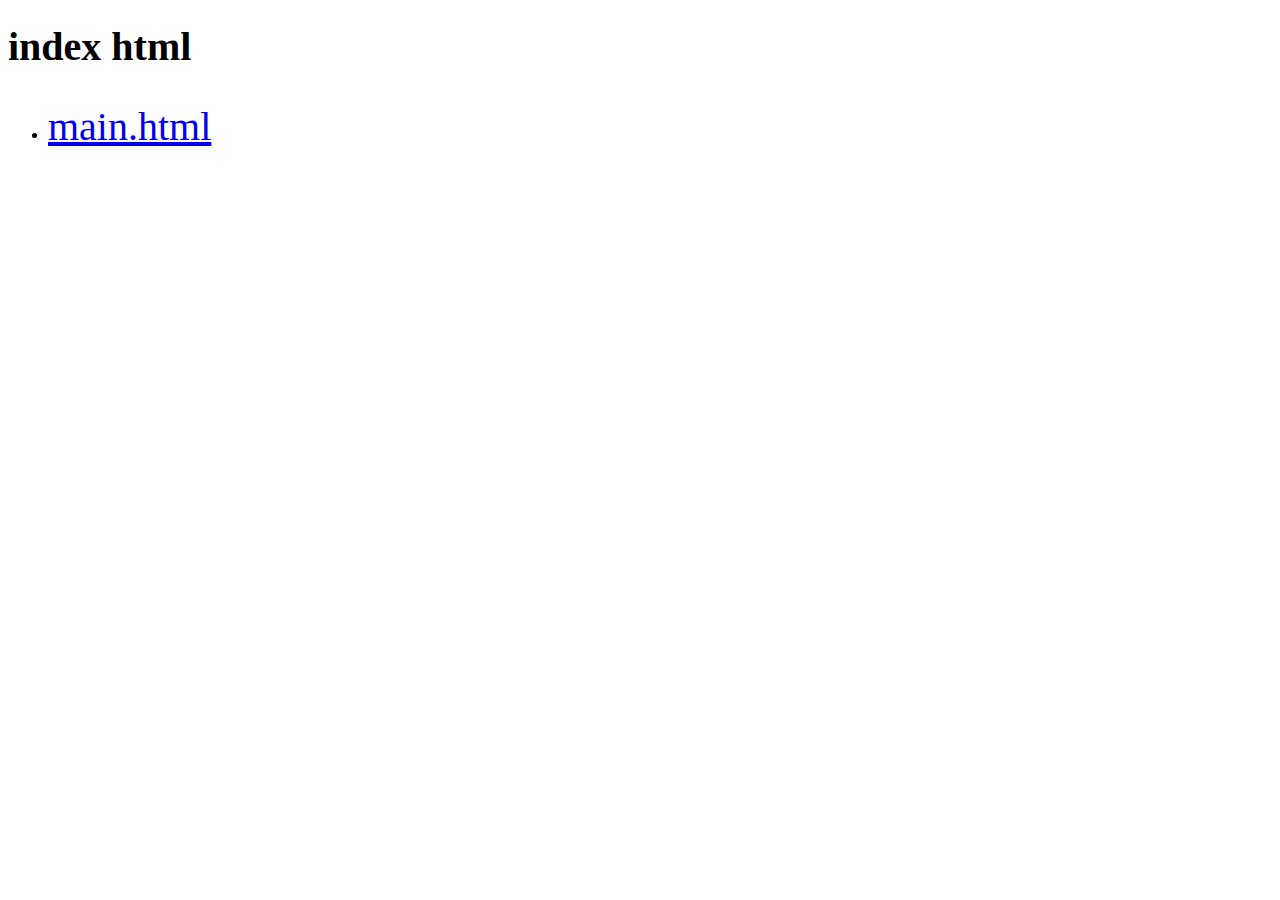
<file: index.html>
<!DOCTYPE html>
<html lang="en">
<head>
    <meta charset="UTF-8">
    <meta http-equiv="X-UA-Compatible" content="IE=edge">
    <meta name="viewport" content="width=device-width, initial-scale=1.0">
    <title>Document</title>
    <style>
        h1, p, a { line-height: 40px; font-size: 40px;}
    </style>
</head>
<body>
    <h1>
        index html
    </h1>

    <ul>
        <li>
            <p>
                <a href="./html/main.html"> main.html </a>
            </p>
        </li>
    </ul>
    
</body>
</html>
</file>
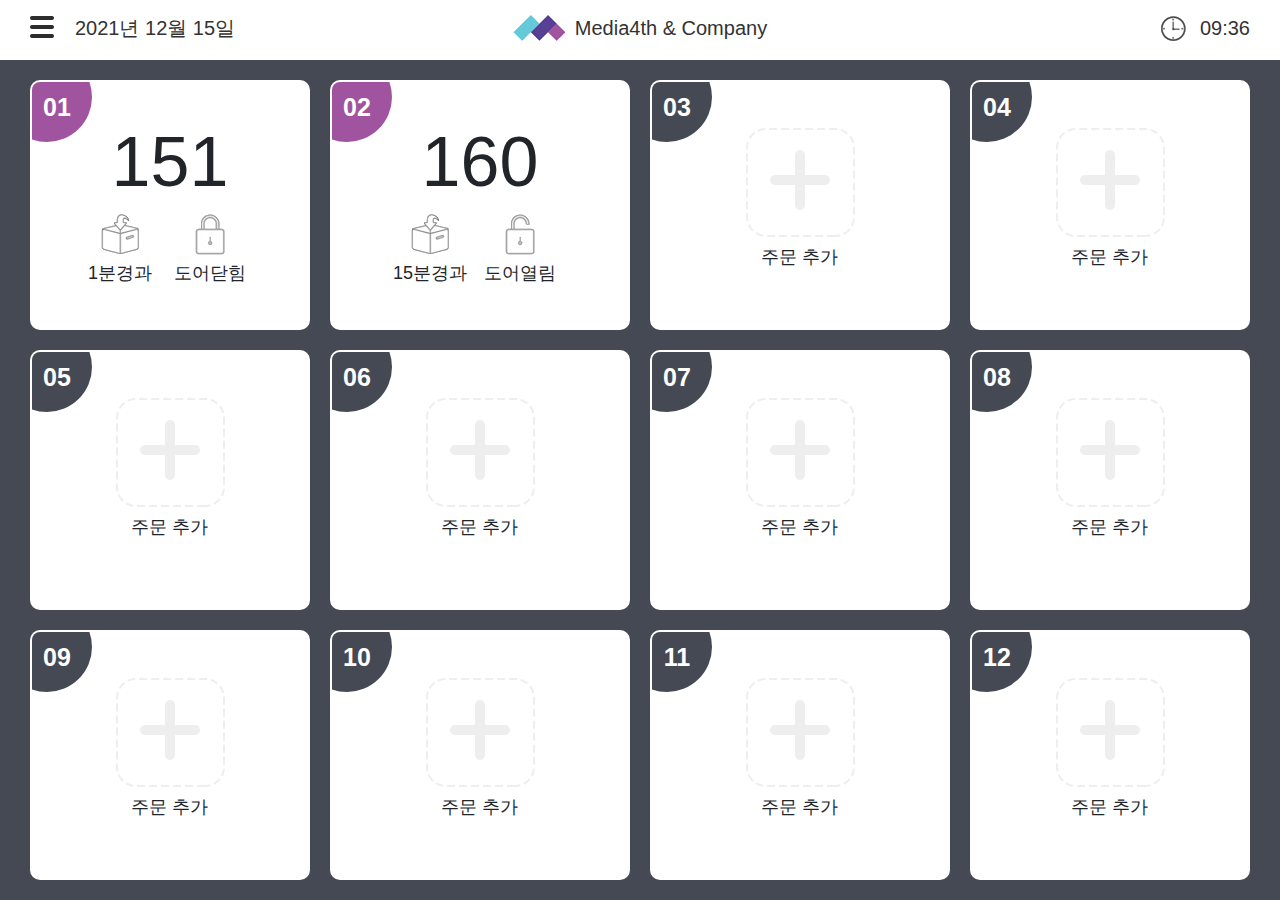
<file: html/main.html>
<!DOCTYPE html>
<html lang="en">

<head>
    <meta charset="UTF-8">
    <meta http-equiv="X-UA-Compatible" content="IE=edge">
    <meta name="viewport" content="width=device-width, initial-scale=1.0">
    <title>Pickupbox</title>

    <link rel="stylesheet" href="../css/bootstrap.min.css">
    <link rel="stylesheet" href="../css/main.css" >


    <style>
    </style>

</head>

<body>


    <div class="wrapper">

        <header class="dropdown header__top">
            <div class=" header__top_left">
                <a class="btn menu dropdown-toggle" href="#" role="button" id="dropdownMenuLink" data-toggle="dropdown" aria-haspopup="true" aria-expanded="false">메뉴</a>
                <p class="date">2021년 12월 15일</p>
                <div class="dropdown-menu" aria-labelledby="dropdownMenuLink">
                    <a class="dropdown-item box-mapping-history-list" href="#">박스 매핑 이력 확인</a>
                    <a class="dropdown-item system config" href="#">시스템 설정</a>
                </div>
            </div>
            <div class="header__top_center">
                <p><em></em>Media4th &amp; Company</p>
            </div>
            <div class="header__top_right">
                <p class="time">09:36</p>
            </div>
        </header>

        <main class="contents">
            <div class="cell-rows">
                <div class="cell on">
                    <div class="cell-layout">
                        <div class="no-bg"></div>
                        <p class="no">01</p>
                        <p class="order-no">151</p>
                        <div class="status">
                            <span class="icon-time">1분경과</span><span class="icon-lock">도어닫힘</span>                            
                        </div>
                    </div>
                </div>
                <div class="cell on">
                    <div class="cell-layout">
                        <div class="no-bg"></div>
                        <p class="no">02</p>
                        <p class="order-no">160</p>
                        <div class="status">
                            <span class="icon-time">15분경과</span><span class="icon-unlock">도어열림</span>
                        </div>
                    </div>
                </div>
                <div class="cell">
                    <div class="cell-layout">
                        <div class="no-bg"></div>
                        <p class="no">03</p>
                        <div class="status">
                            <span class="icon-add bind-add-order">주문 추가</span>
                        </div>
                    </div>
                </div>
                <div class="cell">
                    <div class="cell-layout">
                        <div class="no-bg"></div>
                        <p class="no">04</p>
                        <div class="status">
                            <span class="icon-add bind-add-order">주문 추가</span>
                        </div>
                    </div>
                </div>
            </div>
            <div class="cell-rows">
                <div class="cell">
                    <div class="cell-layout">
                        <div class="no-bg"></div>
                        <p class="no">05</p>
                        <div class="status">
                            <span class="icon-add bind-add-order">주문 추가</span>
                        </div>
                    </div>
                </div>
                <div class="cell">
                    <div class="cell-layout">
                        <div class="no-bg"></div>
                        <p class="no">06</p>
                        <div class="status">
                            <span class="icon-add bind-add-order">주문 추가</span>
                        </div>
                    </div>
                </div>
                <div class="cell">
                    <div class="cell-layout">
                        <div class="no-bg"></div>
                        <p class="no">07</p>
                        <div class="status">
                            <span class="icon-add bind-add-order">주문 추가</span>
                        </div>
                    </div>
                </div>
                <div class="cell">
                    <div class="cell-layout">
                        <div class="no-bg"></div>
                        <p class="no">08</p>
                        <div class="status">
                            <span class="icon-add bind-add-order">주문 추가</span>
                        </div>
                    </div>
                </div>
            </div>
            <div class="cell-rows">
                <div class="cell">
                    <div class="cell-layout">
                        <div class="no-bg"></div>
                        <p class="no">09</p>
                        <div class="status">
                            <span class="icon-add bind-add-order">주문 추가</span>
                        </div>
                    </div>
                </div>
                <div class="cell">
                    <div class="cell-layout">
                        <div class="no-bg"></div>
                        <p class="no">10</p>
                        <div class="status">
                            <span class="icon-add bind-add-order">주문 추가</span>
                        </div>
                    </div>
                </div>
                <div class="cell">
                    <div class="cell-layout">
                        <div class="no-bg"></div>
                        <p class="no">11</p>
                        <div class="status">
                            <span class="icon-add bind-add-order">주문 추가</span>
                        </div>
                    </div>
                </div>
                <div class="cell">
                    <div class="cell-layout">
                        <div class="no-bg"></div>
                        <p class="no">12</p>
                        <div class="status">
                            <span class="icon-add bind-add-order">주문 추가</span>
                        </div>
                    </div>
                </div>
            </div>
        </main>

       

    </div>



    <div class="popup-order" style="display: none;">

        <div class="popup">
            <div class="popup-dim"></div>
            <div class="popup-section">
                <div class="popup-form">
                    <div class="layout">

                        <div class="right-status show"><!-- show 빼면 추가하면 도어현황 안보임-->
                            <div class="status-box">
                                <div class="arr"></div>
                                <p class="title">도어<br/>현황</p>
                                <div class="status">
                                    <!--
                                    <span class="icon-lock">닫힘</span>
                                    -->
                                    <span class="icon-unlock">열림</span>
                                </div>
                            </div>
                        </div>

                        <header>
                            <div class="title">
                                <div class="no-bg"></div>
                                <p class="no">01</p>
                                주문번호<em>157</em>
                                <button type="button" class="btn-close bind-button-close"></button>
                            </div>
                        </header>
                        <section class="pop-contents">

                            <ul class="order-list">
                                <li>
                                    <p class="order-item">
                                        아이시스
                                        <span class="count">1</span>
                                    </p>
                                </li>
                                <li>
                                    <p class="order-item">
                                        칠리치즈핫도그
                                        <span class="count">1</span>
                                    </p>
                                </li>
                                <li>
                                    <p class="order-item">
                                        포토환타(M)
                                        <span class="count">2</span>
                                    </p>
                                </li>
                            </ul>
                            
                        </section>
                        <footer>
                            <div class="action-button">
                                <button type="button" class="btn-recall">재호출</button>
                                <button type="button" class="btn-ok">완료</button>
                                <button type="button" class="btn-cancel">취소</button>
                            </div>
                        </footer>
                    </div>
                </div>
            </div>
        </div>

    </div>

    <script src="../jslib/jquery-3.3.1.slim.min.js"></script>
    <script src="../jslib/popper.min.js"></script>
    <script src="../jslib/bootstrap.min.js"></script>
    <script src="../js/main.js"></script>
</body>

</html>
</file>
<file: css/main.css>
@charset "utf-8";

* {
    margin: 0;
    padding: 0;
    box-sizing: border-box;
    list-style: none;
}

html, body {
    height: 100vh;
}

.wrapper {
    height: 100vh;
}
.wrapper header {
    background-color: #fff;
    height: 60px;
    /* overflow: hidden; */
}

.wrapper .header__top {
    position: relative;
}
.wrapper .header__top_left {
    position: absolute;
    left: 30px; top: 15px;
}
.wrapper .header__top_left .menu {
    position: absolute;
    width: 45px;
    height: 26px;
    line-height: 26px;
    font-size: 20px;
    background: url(../img/icon-menu.png) no-repeat left center;
    color: #333333;
    float: left;
    text-indent: 100%;
    white-space: nowrap;
    padding: 0;
    margin: -1px;
    border: 0;
    overflow: hidden;
}
.wrapper .header__top_left .menu:active, .wrapper .header__top_left .menu:focus { border: none; box-shadow: none; }

.wrapper .header__top_left .date {
    padding-left: 45px;
    height: 26px;
    line-height: 26px;
    font-size: 20px;
    color: #333333;
    float: right;
}

.wrapper .header__top_center {
    text-align: center;
    padding-top: 15px;
}
.wrapper .header__top_center p {
    height: 26px;
    line-height: 26px;
    font-size: 20px;
    color: #333333;
    vertical-align: top;
}
.wrapper .header__top_center p em {
    display: inline-block;
    vertical-align: top;
    margin-right: 10px;
    width: 52px;
    height: 26px;
    background: url(../img/icon-logo.png) no-repeat left center;
}

.wrapper .header__top_right {
    position: absolute;
    top: 15px; right: 30px;
}
.wrapper .header__top_right .time {    
    height: 26px;
    line-height: 26px;
    font-size: 20px;
    background: url(../img/icon-clock.png) no-repeat left center;
    color: #333333;
    text-align: right;
    width: 90px;
}

.wrapper main {
    background-color: yellow;
    height: calc(100vh - 60px);
}

.cell-rows {
    height: 33.33333%;
    display: flex;         
    flex: 1 1 1 1;
    justify-content: center; 
    align-items: center;   
}

.cell {
    background: #454954;
    height: 100%;
    width: 25%;
    padding: 10px;
}

.cell-rows:first-child .cell {
    padding-top: 20px;
}
.cell-rows .cell:first-child {
    padding-left: 30px;
}
.cell-rows .cell:last-child {
    padding-right: 30px;
}
.cell-rows:last-child .cell {
    padding-bottom: 20px;
}

.cell .cell-layout {
    position: relative;
    height: 100%;
    overflow: hidden;
    background-color: #fff;
    border-radius: 10px;
    border: solid 2px #fff;
}

.cell .cell-layout .no-bg {
    position: absolute;
    top: -30px; left: -30px;
    width: 90px;
    height: 90px;
    background-color: #454954;
    border-radius: 90px;
    z-index: 100;
}
.cell.on .no-bg { 
    background-color: #a0549f; 
}
.cell .cell-layout .no {
    position: absolute;
    width: 50px;
    height: 50px;
    line-height: 50px;
    font-size: 25px;
    color: #fff;
    z-index: 101;
    text-align: center;
    font-weight: bold;
}

.cell .order-no {
    margin-top: 45px;
    text-align: center;
    line-height: 70px;
    font-size: 70px;
}

.cell .status {
    text-align: center;
    margin-top: 45px;
}

.cell.on .status {
    text-align: center;
    margin-top: 0;
}

.cell .icon-time {
    padding-top: 50px;
    display: inline-block;
    background: url(../img/icon-box.png) no-repeat top center;            
    box-sizing: border-box;
    width: 90px;
    line-height: 20px;
    font-size: 18px;
}
.cell .icon-lock {
    margin-right: 10px;
    padding-top: 50px;
    display: inline-block;
    background: url(../img/icon-lock.png) no-repeat top center;            
    box-sizing: border-box;
    width: 90px;
    line-height: 20px;
    font-size: 18px;
}
.cell .icon-unlock {
    margin-right: 10px;
    padding-top: 50px;
    display: inline-block;
    background: url(../img/icon-unlock.png) no-repeat top center;
    box-sizing: border-box;
    width: 90px;
    line-height: 20px;
    font-size: 18px;
}

.cell .icon-add {
    padding-top: 120px;
    display: inline-block;
    background: url(../img/icon-add.png) no-repeat top center;            
    box-sizing: border-box;
    width: 110px;
    line-height: 20px;
    font-size: 18px;
    cursor: pointer;
}

/*
.cell-rows .cell { background-color: #ff0000; }
.cell-rows .cell:first-child { background-color: #ffff00; }
.cell-rows .cell:last-child { background-color: #ffffff; }
.cell-rows .cell:nth-child(4n-1) { background-color: #00ffff; }
.cell-rows:first-child .cell { background-color: #00ff00; }
.cell-rows:first-child .cell:first-child { background-color: #00ffff; }
.cell-rows:first-child .cell:last-child { background-color: #0000ff; }
.cell-rows:first-child .cell:nth-child(4n-1) { background-color: #ff00ff; }
.cell-rows:last-child .cell { background-color: #f00000; }
.cell-rows:last-child .cell:first-child { background-color: #00f000; }
.cell-rows:last-child .cell:last-child { background-color: #00000f; }
.cell-rows:last-child .cell:nth-child(4n-1) { background-color: #00f00f; }
*/






.popup-dim {
    position: fixed;
    left:0; top:0; right: 0; bottom: 0;
    background-color: #000;
    opacity: 0.4;
    z-index: 100;
}
.popup-section {
    position: fixed;
    left:0; top:0; right: 0; bottom: 0;
    z-index: 101;
}
.popup-form {
    display: flex;
    height: 100vh;
    justify-content: center;
    align-items: center;    
}
.popup-form > .layout {
    width: 50%;
    border:solid 3px #454954;
    border-radius: 5px;
    background-color: #fff;
    
    position: relative;
}

.popup-form > .layout .right-status {
    position: absolute;
    top: 0; right: -110px;
    display: none;
}
.popup-form > .layout .right-status.show {
    display: block;
}

.popup-form > .layout .right-status .status-box {
    position: relative;
    width: 90px;
    background-color: #fff;
    text-align: center;
    border:solid 3px #454954;
    border-radius: 5px;
}
.popup-form > .layout .right-status .status-box .arr {
    position: absolute;
    top: 15px; left: -15px;
    width: 22px;
    height: 42px;
    background: url(../img/popup-arr.png) no-repeat right center;
}

.popup-form > .layout .right-status .status-box .title {
    padding: 6px 10px;
    line-height: 30px;
    font-size: 24px;
    color: #fff;
    background-color: #454954;
}

.popup-form > .layout .right-status .status-box .status {
    padding: 20px 10px 10px 10px;
    line-height: 30px;
    font-size: 24px;
    color: #fff;
    background-color: #fff;
}

.popup-form > .layout .right-status .status-box .status .icon-lock {
    margin-right: 10px;
    padding-top: 50px;
    display: inline-block;
    background: url(../img/icon-lock.png) no-repeat top center;            
    box-sizing: border-box;
    width: 100%;
    line-height: 20px;
    font-size: 18px;
    color: #333333;
}

.popup-form > .layout .right-status .status-box .status .icon-unlock {
    margin-right: 10px;
    padding-top: 50px;
    display: inline-block;
    background: url(../img/icon-unlock.png) no-repeat top center;            
    box-sizing: border-box;
    width: 100%;
    line-height: 20px;
    font-size: 18px;
    color: #333333;
}



.popup-form header {
    height: 76px;
    line-height: 76px;      
    font-size: 36px;
    background-color: #454954;
    color: #fff;
    text-align: center;            
}
.popup-form header .title {
    position: relative;
    overflow: hidden;
}
.popup-form header .title em {
    height: 76px;
    line-height: 76px;      
    font-size: 36px;
    font-weight: bold;
    font-style: normal;
}
.popup-form header .no-bg {
    position: absolute;
    top: -75px; left: -65px;
    width: 160px;
    height: 160px;
    background-color: #a0549f; 
    border-radius: 160px;
    z-index: 100;
}
.popup-form header .no {
    position: absolute;
    width: 60px;
    height: 76px;
    line-height: 76px;
    font-size: 36px;
    color: #fff;
    z-index: 101;
    text-align: center;
    font-weight: bold;
}
.popup-form header .title .btn-close {
    position: absolute;
    right: 25px; top: 20px;

    width: 38px;
    height: 38px;
    background: transparent url(../img/btn-popup-close.png) no-repeat center center;
    border-width: 0;
    cursor: pointer;
}

.popup-form section.pop-contents {
    height: 400px;
}
.popup-form section.pop-contents .order-list {
    padding: 0 30px;
}
.popup-form section.pop-contents .order-list li {
    border-bottom: solid 1px #dadbdd;
}
.popup-form section.pop-contents .order-list li:first-child {
    border-top: solid 1px #dadbdd;
}
.popup-form section.pop-contents .order-list li p {
    position: relative;
    height: 90px;
    line-height: 90px;
    font-size: 30px;
}
.popup-form section.pop-contents .order-list li p .count {
    position: absolute;
    top: 0; right: 0;
}

.popup-form footer {
    height: 80px; 
    padding-bottom: 10px;
}
.popup-form footer .action-button {    
    display: flex;         
    height: 100%;
    flex: 1 1 1;
    justify-content: center; 
    align-items: center;   
}

.popup-form footer .action-button button {
    background: #454954;
    height: 100%;
    width: 33.3333%;
    margin: 0 5px 0px 5px;
    font-size: 30px;
    color: #fff;
    border-width: 0;
    border-radius: 5px;
    cursor: pointer;
}
.popup-form footer .action-button button:first-child {
    margin-left: 10px;
}
.popup-form footer .action-button button:last-child {
    margin-right: 10px;
}
.popup-form footer .action-button button.btn-recall {
    background: #4573ac;
}
.popup-form footer .action-button button.btn-ok {
    background: #6daa31;
}
.popup-form footer .action-button button.btn-cancel {
    background: #454954;
}
</file>
